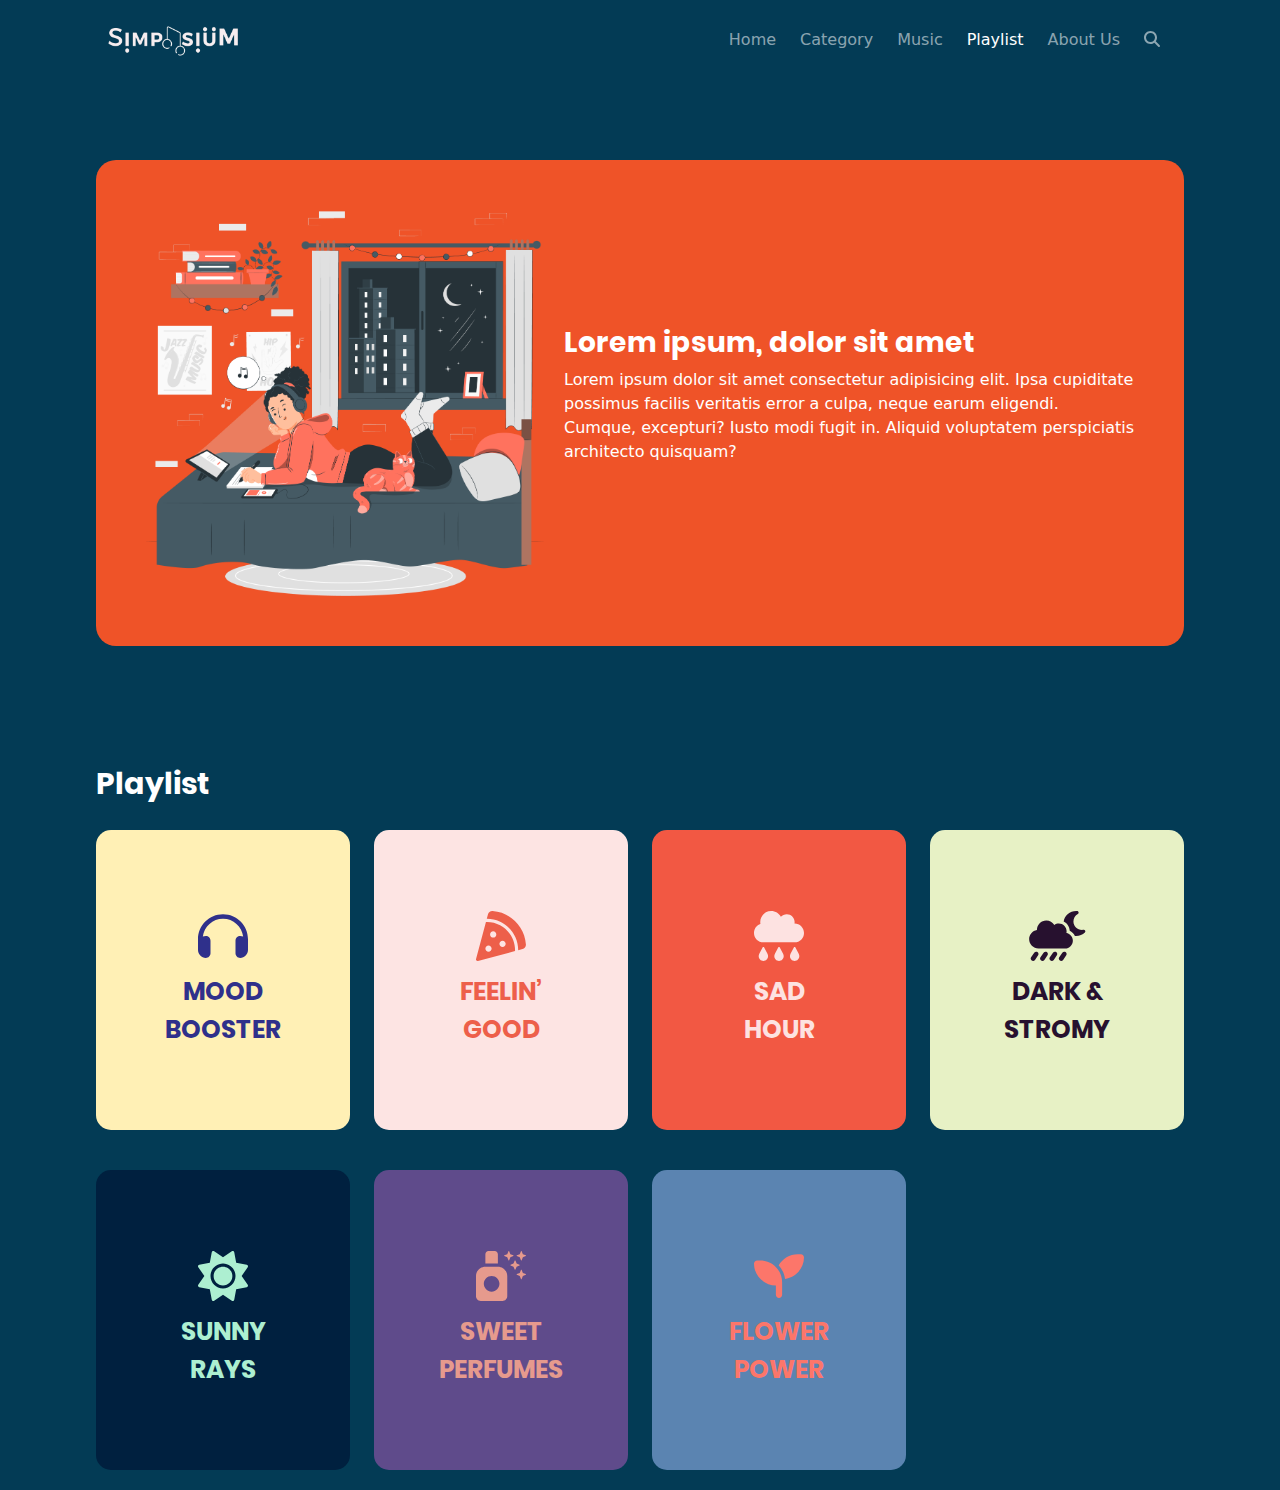
<file: playlist.html>
<!DOCTYPE html>
<html lang="en">
<head>
    <meta charset="UTF-8">
    <meta http-equiv="X-UA-Compatible" content="IE=edge">
    <meta name="viewport" content="width=device-width, initial-scale=1.0">
    <meta name="google" content="notranslate">
    <title>Document</title>
    <link rel="stylesheet" href="css/style.css">
    <link rel="stylesheet" href="css/bootstrap.min.css">
    <link rel="stylesheet" href="https://cdnjs.cloudflare.com/ajax/libs/OwlCarousel2/2.3.4/assets/owl.carousel.min.css" integrity="sha512-tS3S5qG0BlhnQROyJXvNjeEM4UpMXHrQfTGmbQ1gKmelCxlSEBUaxhRBj/EFTzpbP4RVSrpEikbmdJobCvhE3g==" crossorigin="anonymous" referrerpolicy="no-referrer" />
    <link rel="stylesheet" href="https://cdnjs.cloudflare.com/ajax/libs/animate.css/4.1.1/animate.min.css" integrity="sha512-c42qTSw/wPZ3/5LBzD+Bw5f7bSF2oxou6wEb+I/lqeaKV5FDIfMvvRp772y4jcJLKuGUOpbJMdg/BTl50fJYAw==" crossorigin="anonymous" referrerpolicy="no-referrer" />
    <link rel="stylesheet" href="https://cdnjs.cloudflare.com/ajax/libs/OwlCarousel2/2.3.4/assets/owl.theme.default.min.css" integrity="sha512-sMXtMNL1zRzolHYKEujM2AqCLUR9F2C4/05cdbxjjLSRvMQIciEPCQZo++nk7go3BtSuK9kfa/s+a4f4i5pLkw==" crossorigin="anonymous" referrerpolicy="no-referrer" />
</head>
<body>
    

<!-- navbar -->
<nav class="navbar navbar-expand-lg navbar-dark navbar-blue">
    <div class="container-fluid">
        <a style="margin: 0 !important;" class="navbar-brand" href="#">
            <img src="image/logo.png" alt="" width="130">
          </a>
        <div class="bg-navbar-respon">
            <div class="nav-link none-desktop button-open-text" data-bs-toggle="offcanvas" data-bs-target="#offcanvasTop1" aria-controls="offcanvasTop">
              <i class="fa-solid fa-magnifying-glass icon-hm2"></i>
            </div>
            <!-- <a class="navbar-toggler" type="button" data-bs-toggle="collapse" data-bs-target="#navbarNav" aria-controls="navbarNav" aria-expanded="false" aria-label="Toggle navigation">
                <span class="navbar-toggler-icon"></span>
            </button> -->
            
            <div class="bg-more" data-bs-toggle="collapse" data-bs-target="#navbarNav" aria-controls="navbarNav" aria-expanded="false" aria-label="Toggle navigation">
                <i class="fa-solid fa-bars icon-hm"></i>
            </div>

        </div>
      <div class="collapse navbar-collapse justify-content-end" id="navbarNav">
        <ul class="navbar-nav">
          <li class="nav-item">
            <a class="nav-link" aria-current="page" href="index.html">Home</a>
          </li>
          <li class="nav-item">
            <a class="nav-link" href="category.html">Category</a>
          </li>
          <li class="nav-item">
            <a class="nav-link" href="music.html">Music</a>
          </li>
          <li class="nav-item">
            <a class="nav-link active" href="playlist.html">Playlist</a>
          </li>
          <li class="nav-item">
            <a class="nav-link" href="aboutus.html">About Us</a>
          </li>
          <li class="nav-item">
            <div class="nav-link block-desktop" data-bs-toggle="offcanvas" data-bs-target="#offcanvasTop1" aria-controls="offcanvasTop" style="cursor:pointer;"><i class="fa-solid fa-magnifying-glass"></i></div>
          </li>
        </ul>
      </div>
    </div>
  </nav>
<!-- navbar -->
<!-- content -->
<!-- playlist -->
<div class="content-playlist">
  <div class="content-bg-playlist">
    <div class="image-playlist-page">
      <img src="image/pana.png" alt="">
    </div>
    <div class="text-playlist-page">
      <h3>Lorem ipsum, dolor sit amet</h3>
      <p>Lorem ipsum dolor sit amet consectetur adipisicing elit. Ipsa cupiditate possimus facilis veritatis error a culpa, neque earum eligendi. Cumque, excepturi? Iusto modi fugit in. Aliquid voluptatem perspiciatis architecto quisquam?</p>
    </div>
  </div>
</div>
<!-- close playlist -->
<!-- list playlist -->
<div class="bg-playlist bg-playlist2">
  <div class="playlist">
    <div class="title-list-play">
      <h3>Playlist</h3>
    </div>
      <div class="item">
          <div class="row">
              <div class="col-lg-3 col-md-6">
                  <a href="playlist.html" class="item-playlist-d">
                      <div class="item-playlist">
                          <div class="item-in-playlist">
                              <i class="fa-solid fa-headphones icon-playlist"></i>
                              <p>MOOD <br> BOOSTER</p>
                          </div>
                      </div>
                  </a>
              </div>
              <div class="col-lg-3 col-md-6">
                  <a href="playlist.html" class="item-playlist-d">
                      <div class="item-playlist item-playlist2">
                          <div class="item-in-playlist">
                              <i class="fa-solid fa-pizza-slice icon-playlist"></i>
                              <p>FEELIN’ <br> GOOD</p>
                          </div>
                      </div>
                  </a>
              </div>
              <div class="col-lg-3 col-md-6">
                  <a href="playlist.html" class="item-playlist-d">
                      <div class="item-playlist item-playlist3">
                          <div class="item-in-playlist">
                              <i class="fa-solid fa-cloud-rain icon-playlist"></i>
                              <p>SAD <br> HOUR</p>
                          </div>
                      </div>
                  </a>
              </div>
              <div class="col-lg-3 col-md-6">
                  <a href="playlist.html" class="item-playlist-d">
                      <div class="item-playlist item-playlist4">
                          <div class="item-in-playlist">
                              <i class="fa-solid fa-cloud-moon-rain icon-playlist"></i>
                              <p>DARK & <br> STROMY</p>
                          </div>
                      </div>
                  </a>
              </div>
              <div class="col-lg-3 col-md-6">
                <a href="playlist.html" class="item-playlist-d">
                    <div class="item-playlist item-playlist5">
                        <div class="item-in-playlist">
                            <i class="fa-solid fa-sun icon-playlist"></i>
                            <p>SUNNY <br> RAYS</p>
                        </div>
                    </div>
                </a>
              </div>
              <div class="col-lg-3 col-md-6">
                <a href="playlist.html" class="item-playlist-d">
                    <div class="item-playlist item-playlist6">
                        <div class="item-in-playlist">
                            <i class="fa-solid fa-spray-can-sparkles icon-playlist"></i>
                            <p>SWEET <br> PERFUMES</p>
                        </div>
                    </div>
                </a>
              </div>
              <div class="col-lg-3 col-md-6">
                <a href="playlist.html" class="item-playlist-d">
                    <div class="item-playlist item-playlist7">
                        <div class="item-in-playlist">
                            <i class="fa-solid fa-seedling icon-playlist"></i>
                            <p>FLOWER <br> POWER</p>
                        </div>
                    </div>
                </a>
              </div>
          </div>
      </div>
    </div>
</div>
<!-- close list playlist -->
<!-- close content -->
<!-- search desktop -->
<div class="offcanvas offcanvas-top off-mobile" tabindex="-1" id="offcanvasTop1" aria-labelledby="offcanvasTopLabe" style="height: 100%;">
  <div class="offcanvas-header bg-search-new">
    <div class="respon" id="respon">
      <!-- tambah width 50% -->
        <div class="search" style="width: 100%;">
          <input id="autoText" class="autoText" type="text"  placeholder="Search" style="width: 100%;" />
          <div class="button-search">
            <i class="fas fa-search icon-search"></i>
          </div>
        </div>
      <button type="button" class="btn-close text-reset" data-bs-dismiss="offcanvas" style="margin: auto;" aria-label="Close" onclick="document.getElementById('autoText').value = ''"></button>
    </div>
  </div>
  <div class="offcanvas-body-1">
    <div class="fav-item-search">
      
    </div>
  </div>
</div>
<!-- tutup search desktop -->








<script src="js/all.js"></script>
<script src="js/bootstrap.js"></script>
<script src="js/jquery-3.6.0.min.js"></script>
<script src="https://cdnjs.cloudflare.com/ajax/libs/OwlCarousel2/2.3.4/owl.carousel.min.js" integrity="sha512-bPs7Ae6pVvhOSiIcyUClR7/q2OAsRiovw4vAkX+zJbw3ShAeeqezq50RIIcIURq7Oa20rW2n2q+fyXBNcU9lrw==" crossorigin="anonymous" referrerpolicy="no-referrer"></script>
<script src="js/slider.js"></script>
<script>
    const selectButton = document.querySelector('.button-open-text');
    const autoText = document.querySelector('.autoText');

  selectButton.addEventListener('click', function(){
        autoText.focus();
        autoText.select();
  });
</script>
<script>
    let progress = document.getElementById("progress");
    let audio = document.getElementById("audio");
    let ctrlIcon = document.getElementById("ctrlIcon");

    audio.onloadedmetadata = function(){
        progress.max = audio.duration;
        progress.value = audio.currentTime;
    }

    function playPause(){
        if(ctrlIcon.classList.contains("fa-play")){
            audio.pause();
            ctrlIcon.classList.remove("fa-play");
            ctrlIcon.classList.add("fa-pause");
        }else{
            audio.play();
            ctrlIcon.classList.add("fa-play");
            ctrlIcon.classList.remove("fa-pause");
        }
    }

    function musicOn(){
        audio.play();
        if(audio.play()){
            setInterval(() => {
                progress.value = audio.currentTime;
            }, 500);
        }
        document.getElementById("music-play").style.display = "block";
    }


    progress.onchange = function(){
        audio.play();
        audio.currentTime = progress.value;
        ctrlIcon.classList.add("fa-pause");
        ctrlIcon.classList.remove("fa-play");
    }
</script>
</body>
</html>
</file>
<file: css/style.css>
@font-face{
    font-family: 'poppins';
    src: url('../font/poppins/Poppins-Regular.ttf');
    src: url('../font/poppins/Poppins-Regular.ttf') format('ttf'),
        url('../font/poppins/Poppins-Regular.ttf') format('truetype');
  }

  @font-face{
    font-family: 'poppins-bold';
    src: url('../font/poppins/Poppins-Bold.ttf');
    src: url('../font/poppins/Poppins-Bold.ttf') format('ttf'),
        url('../font/poppins/Poppins-Bold.ttf') format('truetype');
  }


*{
    margin: 0;
    padding: 0;
}

body{
    background-color: #FF5F1F !important;
    font-family: 'poppins';
}

/* navbar */
.navbar{
    position: absolute !important;
    z-index: 99;
    width: 100%;
    background-color: transparent !important;
}

.navbar-fix{
    position: fixed !important;
    background-color: #EF5328 !important;
}

.navbar-blue{
    background-color: #033B55 !important;
}

.container-fluid{
    width: 85% !important;
    display: flex !important;
    margin: auto;
    justify-content: space-between !important;
}

.nav-link{
    padding: 0 12px !important;
}

.navbar-collapse{
    padding: 20px 0;
}

.bg-navbar-respon{
    display: flex;
}

.none-desktop{
    display: none !important;
    color: white !important;
    margin: 5px 10px;
}

.bg-navbar-respon button{
    border: none !important;
}

/* hamburger menu animation */
.bg-more{
    display: none;
    margin: auto;
    padding: 0 0 0 10px;
}

.icon-hm{
    font-size: 25px;
    color: white;
    cursor: pointer;
}

.icon-hm2{
    font-size: 20px;
    color: white;
    cursor: pointer;
}



/* search */
.search-2, .search-3{
    display: flex;
    width: auto;
    position: relative;
}

.search{
    display: flex;
    width: auto;
    position: relative;
}

.search input, .search-2 input, .search-3 input{
    border-radius: 30px;
    padding: 5px 13px;
    outline: none;
    padding-right: 45px;
    border: none;
    background-color: rgb(228, 228, 228);
}

.search-3 input{
    border-radius: 30px;
    padding: 5px 13px;
    outline: none;
    padding-right: 45px;
    border: none;
    background-color: rgb(228, 228, 228);
    width: 100%;
}

.button-search{
    position: absolute;
    right: 0;
    height: 100%;
    display: flex;
    width: 45px;
}

.icon-search{
    margin: auto;
    cursor: pointer;
    font-size: 20px;
}

.respon-nav{
    position: absolute;
    right: 0;
}

.active-down{
    z-index: 99999 !important;
}

.respon{
    display: flex;
    width: 80%;
    margin: auto;
}





/* slider */
.carousel-item{
    background-color: #EF5328 !important;
    width: 100%;
    height: 100vh;
    display: flex;
}

.bg-slider{
    display: flex;
    width: 80%;
    margin: auto;
    height: 100vh;
}

.text-slider{
    width: 60%;
    margin: auto;
    padding: 0 10% 0 0;
    color: white;
}

.text-slider h1{
    font-family: 'poppins-bold';
}

.image-slider{
    margin: auto;
}

.image-slider img{
    max-width: 400px;
    width: 100%;
}

.carousel-indicators button{
    width: 15px !important;
    height: 15px !important;
    border-radius: 100%;
    border: 2px solid white !important;
    background-color: transparent !important;
}

.carousel-indicators .active{
    background-color: white !important;
}

.button-slider a{
    background-color: #033B55;
    color: white;
    padding: 7px 40px 9px 40px;
    border-radius: 18px;
    text-decoration: none;
    transition: 0.3s;
}

.button-slider a:hover{
    background-color: #032f44;
    color: white;
}



/* genre */
.genre{
    width: 100%;
    height: 100vh;
    background-color: #033B55;
}

.bg-genre{
    width: 85%;
    margin: auto;
    display: flex;
    height: 100vh;
}

.content-genre{
    margin: auto;
    width: 100%;
    color: white;
}

.content-genre h3{
    font-family: 'poppins-bold';
}



/* slider */
.item-slider{
    width: 220px;
    background-color: white;
    border-radius: 13px;
    display: flex;
    flex-direction: column;
    border: 3px solid #EF5328;
    color: #EF5328;
    text-decoration: none;
    transition: 0.5s;
}

.bg-image-slider{
    max-width: 200px;
    width: 100%;
    padding: 30px 20px 30px 20px;
    margin: auto;
}

.item-slider img{
    width: 120px;
    border-radius: 14px 14px 14px 14px;
    transition: 0.5s;
}

.item-slider h3{
    text-align: center;
    padding-bottom: 15px;
    font-family: 'poppins-bold';
}

.item-slider:hover{
    background-color: #EF5328;
    color: white;
}

.item-slider:hover img{
    transform: rotate(11deg);
}



/* top five */
.topfive{
    width: 100%;
    color: white;
    min-height: 100vh;
    display: flex;
    padding-bottom: 60px;
}

.item-song{
    text-decoration: none;
    color: white;
    padding: 10px 0;
    display: flex;
    justify-content: space-between;
    transition: 0.2s;
    cursor: pointer;
}

.item-song:hover{
    color: white;
}

.bg-topfive{
    width: 85%;
    display: flex;
    margin: auto;
    flex-direction: column;
}

.text-top{
    display: flex;
    justify-content: space-between;
    width: 100%;
    padding: 60px 0 40px 0;
}

.body-top{
    display: flex;
}

.topfive-real{
    margin: auto;
}

.text-top h3{
    font-family: 'poppins-bold';
}

.img-top{
    width: 50%;
}

.img-top img{
    max-width: 500px;
    width: 100%;
}

.in-number{
    width: 50px;
}

.item-five{
    width: 100%;
    max-width: 450px;
    background-color: #033B55;
    padding: 10px 0;
    border-radius: 15px;
}

.item-song:hover{
    background-color: #043042;
}

.text-five{
    text-align: center;
    padding: 20px;
    font-family: 'poppins-bold';
}

.image-top{
    max-width: 48px;
    max-height: 48px;
    width: 100%;
    border-radius: 5px;
}

.item-song{
    display: flex;
    font-family: 'poppins';
}

.item-song p{
    padding: 0 20px;
}

.text-item-song p{
    padding: 0;
    margin: 0;
}

.text-item-song{
    width: 200px;
}

.text-item-song{
    padding: 0 20px;
}

.text-listen p{
    font-size: 11px;
    margin: 0;
    color: rgb(161, 161, 161);
}

.text-item-song :nth-child(1){
    font-family: 'poppins-bold';
    padding-bottom: 8px;
    font-size: 15px;
    overflow: hidden; 
    white-space: nowrap; 
    text-overflow: ellipsis; 
    max-width: 200px;
}

.text-item-song :nth-child(2){
    overflow: hidden; 
    white-space: nowrap; 
    text-overflow: ellipsis; 
    font-size: 11px;
    color: rgb(204, 204, 204);
}



/* playlist */
.bg-playlist{
    background-color: #033B55;
    display: flex;
    min-height: 100vh;
}

.bg-playlist2{
    min-height: auto;
}

.text-playlist h3{
    color: white;
    font-family: 'poppins-bold';
    padding: 100px 0 0 0;
}

.playlist{
    width: 85%;
    margin: auto;
}

.item-playlist-d{
    text-decoration: none;
    color: #2F308B;
}

.item-playlist{
    background-color: #FFF0B5;
    border-radius: 15px;
    color: #2F308B;
    text-align: center;
    font-size: 20px;
    height: 300px;
    display: flex;
    flex-direction: column;
    margin: 20px 0;
    transition: 0.3s;
}

.item-playlist:hover .icon-playlist{
    font-size: 80px;
}

.item-playlist2{
    background-color: #FDE4E3 !important;
    color: #ED5F4A !important;
}

.item-playlist3{
    background-color: #F25843 !important;
    color: #FDE2E1 !important;
}

.item-playlist4{
    background-color: #E7F1C5 !important;
    color: #27112F !important;
}

.item-playlist5{
    background-color: #00203FFF !important;
    color: #ADEFD1FF !important;
}

.item-playlist6{
    background-color: #5F4B8BFF !important;
    color: #E69A8DFF !important;
}

.item-playlist7{
    background-color: #5B84B1FF !important;
    color: #FC766AFF !important;
}

.item-in-playlist{
    margin: auto;
}

.icon-playlist{
    font-size: 50px;
    margin: auto;
    padding-bottom: 10px;
    transition: 0.3s;
}

.item-playlist p{
    margin: auto;
    font-family: 'poppins-bold';
    font-size: 25px;
}

.button-hover1{
    display: flex;
}

.button-hover1 a{
    margin: auto;
    background-color: #EF5328 !important;
}

.button-hover1 a:hover{
    background-color: #ce4924 !important;
}

.title-list-play h3{
    font-family: 'poppins-bold';
    font-size: 30px;
    color: white;
}




/* band */
.bg-band{
    width: 100%;
    min-height: 100vh;
    display: flex;
}

.band{
    display: flex;
    width: 85%;
    display: flex;
    margin: auto;
}

.bg-item-band{
    display: flex;
    width: 40%;
}

.item-band{
    background-color: white;
    height: fit-content;
    padding: 30px 50px 30px 30px;
    border-radius: 15px;
    margin: auto;
}

.logo2 img{
    max-width: 150px;
    padding-bottom: 15px;
}

.item-band h3{
    max-width: 280px;
    font-family: 'poppins-bold';
    font-size: 30px;
    color: #033B55;
}

.image-band img{
    max-width: 800px;
    width: 100%;
    padding: 20px;
}




/* scrolling logo */




/* footer */
footer{
    background-color: #f8f8f8;
    display: flex;
}

.bg-footer{
    display: flex;
    flex-wrap: wrap;
    width: 85%;
    margin: auto;
    padding: 80px 10px 10px 10px;
}

.item-footer{
    margin-top: 20px;
    width: 25%;
}

.item-footer h3{
    font-size: 13px;
}

.item-footer a{
    text-decoration: none;
}

.item-footer a:hover{
    color: rgb(180, 180, 180);
}

.item-footer a{
    font-size: 11px;
    color: #332f2f;
}

.footer-text{
    font-size: 12px;
    max-width: 300px;
}

.social-media-footer{
    width: 120px;
    display: flex;
    justify-content: space-between;
}

.icon-footer-3{
    font-size: 20px;
    color: #332f2f;
}

.real-footer{
    display: flex;
    flex-direction: column;
    width: 100%;
}

.real-footer p{
    font-size: 12px;
    margin: auto;
    padding: 10px 10px 150px 10px;
}

.more-payment{
    display: none;
}

.more-payment h3{
    padding: 10px 0;
    font-size: 18px;
}

.more-payment img{
    max-width: 100%;
}

.logo-footer{
    max-width: 150px;
}



/* ====================================== */
/* page category */
.bg-content-music{
    width: 100%;
    min-height: 100vh;
}

.content-music{
    width: 70%;
    height: fit-content;
    margin-left: auto;
    display: flex;
    padding-right: 8%;
    padding-top: 50px;
    background-color: #033B55;
}

.menu-left-music{
    width: 30%;
    height: 100vh;
    position: fixed;
    padding: 50px 20px 0 8%;
    display: flex;
    flex-direction: column;
    background-color: #033B55;
}

.menu-left-music p{
    color: white;
    font-size: 20px;
    font-family: 'poppins-bold';
    margin: 0;
}

.menutop-genre{
    display: none;
    width: 85%;
    background-color: #EF5328;
}

.item-band-music{
    margin: 0 !important;
    padding: 0 !important;
}

.item-band-music a{
    text-decoration: none;
    color: white;
}

.active-menu{
    background-color: #032F44;
}

.bg-music-band{
    padding: 10px 20px;
    border-radius: 100px;
    border: 1px solid #032F44;
}

.item-band-music a:hover{
    color: white;
}

.item-band-music h3{
    font-size: 15px;
    margin: 0;
}

.owl-dots{
    display: none;
}

.garis-music{
    border: 2px solid white;
}

.menu-left-music a{
    text-decoration: none;
    font-size: 19px;
    font-family: 'poppins';
    padding-left: 20px;
    padding: 5px 0 5px 20px;
    color: white;
}

.menu-left-music a:hover{
    color: white;
    background-color: #032f44;
}

.more-menu-music{
    width: 90%;
    height: 200px;
    background-image: url('../image/background3.jpg');
    background-repeat: no-repeat;
    background-size: cover;
    border-radius: 20px;
    margin: 10px 0 0 20px;
    display: flex;
}

.more-menu-music p{
    margin: auto;
}

.bg-content-fix{
    margin-top: 100px;
    width: 100%;
}

.bg-content-fix h1{
    font-family: 'poppins-bold';
    color: white;
    padding-bottom: 10px;
}

.bg-content-fix a{
    text-decoration: none;
    color: black;
    margin: 10px;
}

.bg-content-fix a:hover{
    color: black;
}

.bg-content-fix p{
    font-family: 'poppins-bold';
    margin: 0;
    padding: 10px 0;
}

.item-music{
    background-color: white;
    /* width: fit-content; */
    padding: 10px;
    border-radius: 10px;
    margin: auto;
    display: flex;
    width: 200px;
}

.item-music-in{
    margin: auto;
}

.item-music img{
    max-width: 300px;
    width: 100%;
    border-radius: 10px;
}

.a-active{
    background-color: #EF5328;
    border-radius: 100px;
}

.a-active:hover{
    background-color: #EF5328 !important;
    border-radius: 100px !important;
}

.menutop-genre{
    display: flex;
}

.title-music-band .card-title{
    white-space: nowrap;
    overflow: hidden;
    text-overflow: ellipsis; 
    max-width: 200px;
    font-size: 15px;
}

.title-music-band p{
    white-space: nowrap;
    overflow: hidden;
    text-overflow: ellipsis; 
    max-width: 200px;
    font-size: 10px;
}


/* Mac page */
.card-mac{
    width: 100%;
    display: flex;
    flex-direction: column;
}

.new-list{
    flex-direction: column;
    display: flex;
    width: 100% !important;
    margin: auto;
    padding-bottom: 100px;
}

.more-list{
    flex-direction: row;
}

.more-list a{
    padding: 10px;
    margin: 0;
    border: none;
    color: #b1b1b1;
    width: fit-content;
}

.in-content-all{
    padding-right: 0 !important;
}


.more-list a:hover{
    background-color: transparent;
}

.more-list a:focus{
    background-color: transparent;
    color: black;
}

.desc-card h3{
    font-family: 'poppins-bold';
    color: white;
    margin: auto;
    padding: 10px;
}

.js-center{
    text-align: center;
    margin: auto;
    width: auto;
}

.more-list .active{
    background-color: white;
    color: black;
    transform: none;
}

/* card item */
.bg-card-item2{
    width: 100%;
    display: flex !important;
    flex-wrap: wrap;
}

.card-img-top{
    max-width: 250px;
    margin: auto;
    padding: 20px;
}

.w{
    display: flex;
    flex-wrap: wrap;
    width: 100%;
}

.bg-w{
    cursor: pointer;
    /* margin: auto; */
    padding: 10px;
    width: 25%;
}

.bg-w a{
    text-decoration: none;
    color: black;
    font-family: 'poppins-bold';
}

.bg-w a:hover{
    color: black;
}

.card-body a{
    background-color: black;
    border: 1px solid black;
    text-decoration: none;
    padding: 5px 30px 7px 30px;
    border-radius: 10px;
    color: white;
    transition: 0.3s;
}

.card-body a:hover{
    background-color: white;
    color: black;
    border: 1px solid black;
}

.carousel-item-comment{
    height: 100px;
}


/* ==================================== */
/* detail band */
.bg-detail{
    width: 100%;
}

.bg-image-background{
    width: 100%;
    height: 300px;
    background-image: linear-gradient(to bottom, rgba(255, 255, 255, 0), rgba(0, 0, 0, 0.849)), url('../image/background2.jpg');
    background-size: cover;
    background-repeat: no-repeat;
    background-position: center;
    position: relative;
    border-radius: 20px;
}

.back-button{
    padding: 10px;
}

.back-button button{
    padding: 5px 25px;
    border-radius: 20px;
    background-color: white;
}

.text-background{
    width: 100%;
    padding: 20px;
    position: absolute;bottom: 0;
    display: flex;
    justify-content: space-between;
    color: white;
    /* background-color: #032F44; */
    opacity: 0.9;
}

.bg-text-background{
    display: flex;
}

.text-background p{
    width: fit-content;
    margin: auto;
}

.text-background h1{
    white-space: nowrap;
    overflow: hidden;
    text-overflow: ellipsis;
    max-width: 80%;
    font-family: 'poppins-bold';
}


.font-check{
    font-size: 18px;
    color: #01ACED;
    border: 1px solid white;
    border-radius: 100%;
    background-color: white;
}



/* item songs */
.song-band{
    padding: 20px 30px;
    margin: 20px 0;
    background-color: #032F44;
    color: white;
}

.allsong-band{
    display: flex;
    margin: 50px 0;
    flex-direction: column;
}

.item-allsong-band{
    display: flex;
    width: 100%;
    cursor: pointer;
    padding: 5px 0;
    margin: 5px 0;
}

.nosong-band{
    width: 5%;
    display: flex;
}

.imagesong-band{
    width: 10%;
    display: flex;
    margin-right: 10px;
}

.imagesong-band img{
    width: 50px;
    height: 50px;
    padding: 1px;
}

.namesong-band{
    width: 65%;
    display: flex;
}

.title-song{
    width: 100%;
    margin: auto;
}

.listensong-band{
    width: 20%;
    display: flex;
}


.namesong-band p{
    white-space: nowrap;
    overflow: hidden;
    text-overflow: ellipsis; 
    max-width: 60%;
}


/* music list */
.music-list{
    width: 100%;
    background-color: #033B55;
    color: white;
}

.bg-music-list{
    width: 70%;
    padding-right: 8% !important;
    margin-left: auto;
    display: flex;
    padding: 50px 50px 120px 50px;
    flex-direction: column;
}

.bg-music-list h3{
    padding: 20px;
    font-family: 'poppins-bold';
}

.item-play-music{
    width: 100%;
    display: flex;
    cursor: pointer;
    padding: 10px 0;
    transition: 0.3s;
}

.item-play-music:hover{
    background-color: #032f44;
}

.no-list-music{
    width: 10%;
    display: flex;
}

.no-list-music p{
    margin: auto;
}

.image-list-music img{
    width: 50px;
    /* width: 100%; */
}

.name-list-music{
    width: 80%;
    padding-left: 20px;
    display: flex;
    flex-direction: column;
}

.name-list-music p{
    font-size: 15px;
    font-family: 'poppins-bold';
    margin: 0;
}

.name-list-music p:nth-child(1){ 
    max-width: 80%;
    white-space: nowrap;
    overflow: hidden;
    text-overflow: ellipsis;
}

.name-list-music p:nth-child(2){
    font-family: 'poppins';
    color: rgba(255, 255, 255, 0.764);
}

.listen-list-music{
    width: 10%;
    display: flex;
}

.listen-list-music p{
    margin: auto;
}


/* audio */
audio{
    position: fixed;
    margin: 20px;
    bottom: 0;
    display: none;
    z-index: 99;
}

.active-sound{
    display: block !important;
}


/* =================================== */
/* playlist */
.content-playlist{
    width: 100%;
    padding-top: 120px;
    background-color: #033B55;
    padding-bottom: 120px;
}

.content-bg-playlist{
    background-color: #EF5328;
    border-radius: 20px;
    width: 85%;
    margin: auto;
    padding: 50px;
    display: flex;
}

.image-playlist-page img{
    max-width: 400px;
    width: 100%;
}

.text-playlist-page{
    width: 60%;
    margin: auto;
    padding-left: 20px;
    color: white;
}

.text-playlist-page h3{
    font-family: 'poppins-bold';
}







/* music play */
.music-play{
    width: 100%;
    position: fixed;
    bottom: 0;
    background-color: #023046;
    z-index: 99;
    display: none;
}

.bg-music-play{
    width: 85%;
    display: flex;
    margin: auto;
    padding: 5px 0 20px 0;
    flex-direction: column;
}

#progress{
    -webkit-appearance: none;
    width: 100%;
    height: 5px;
    border-radius: 4px;
    cursor: pointer;
    margin: 5px 0 0 0;
}

#progress::-webkit-slider-thumb{
    -webkit-appearance: none;
    background-color: white;
    width: 3px;
    height: 3px;
    border-radius: 50%;
    border: 8px solid #fff;
}

.controls{
    width: 100%;
    display: flex;
}

.controls div{
    padding: 5px 0 10px 0;
    margin: 0 10px;
    font-size: 25px;
    color: white;
    cursor: pointer;
}

.bg-controls{
    width: 100%;
    justify-content: space-between;
    display: flex;
    padding: 10px 0 !important;
    margin: 0 !important;
}

.title-songs{
    padding: 0 !important;
    margin: 0 !important;
}

.title-songs h3{
    font-size: 20px;
    color: #8adaff;
}

.title-songs p{
    margin: 0;
    font-size: 12px;
    color: #3bafe0;
}

.double-icon{
    display: flex;
}







@media(max-width:990px){
    .band{
        flex-direction: column-reverse;
    }

    .bg-item-band, .item-band{
        width: 100%;
    }
}

@media(max-width:992px){
    .bg-more{
        display: block;
    }

    .none-desktop{
        display: block !important;
    }

    .block-desktop{
        display: none !important;
    }

    .nav-link{
        padding: 10px 0 !important;
    }

    .text-top{
        flex-direction: column;
    }

    .img-top{
        width: 100%;
        padding: 50px 20px;
        display: flex;
    }

    .img-top img{
        margin: auto;
    }

    .body-top{
        flex-direction: column;
    }

    .button-slider{
        padding: 10px 0;
    }
}


@media(max-width:454px){
    .text-item-song :nth-child(1){
        max-width: 115px;
    }

    .text-item-song :nth-child(2){
        max-width: 115px;
    }

    /* .listen-list-music{
        display: none;
    } */

    /* .name-list-music p:nth-child(1){ 
        max-width: 100%;
    } */
}

@media(max-width:480px){
    .listensong-band{
        display: none;
    }

    .namesong-band{
        width: 100%;
    }

    .namesong-band p{
        max-width: 100%;
        padding: 0 10px;
    }
}


@media(min-width:931px){
    .item-footer:nth-child(1){
        width: 400px;
    }

    .item-footer:nth-child(4){
        width: fit-content;
    }
}

@media(max-width:931px){
    .item-footer{
        width: 33.3%;
        margin-top: 20px;
    }
}

@media(max-width:600px){
    .item-footer{
        width: 50%;
        margin-top: 20px;
    }

    .imagesong-band img{
        width: 40px;
        height: 40px;
    }
}

@media(max-width:500px){
    .content-music{
        display: flex;
    }

    .item-footer{
        width: 100%;
        margin-top: 20px;
    }

    .card{
        display: flex;
        margin: auto;
    }

    .bg-detail, .for-detail{
        width: 100%;
        margin: 0 !important;
        padding: 0 !important;
    }

    .in-line-music{
        width: 100%;
        position: relative;
        height: 230px;
        display: flex;
        margin: auto;
    }

    .bg-image-background{
        height: 230px;
        border-radius: 0;
        background-color: red !important;
    }

    .detail-band-none{
        display: none !important;
    }

    .bg-music-list{
        width: 100%;
        padding: 0 0 0 0 !important;
        height: 100vh;
    }

    .listen-list-music p{
        /* padding: 0 20px 0 0; */
        font-size: 12px;
    }

    .name-list-music{
        width: 65%;
    }
}


@media(max-width:850px){
    .carousel-item{
        height: auto;
    }

    .carousel{
        height: max-content;
        padding-bottom: 100px;
    }

    .navbar-hm{
        display: block;
    }

    .menu-hm{
        display: none;
    }

    .logo{
        padding-left: 0;
    }

    .bg-slider{
        margin-top: 10%;
        flex-direction: column-reverse;
        height: max-content;
        /* background-color: red; */
    }

    .image-slider img{
        padding: 30px;
    }

    .text-slider{
        /* text-align: center; */
        width: 100%;
        padding: 0;
    }

    .nosong-band{
        display: none;
    }
}

@media(max-width:1285px){
    .content-music{
        margin-top: 0;
    }

    .slider{
        display: flex;
        margin: auto;
        width: 85%;
    }

    .menutop-genre{
        display: block;
        width: 100%;
        margin: auto;
        overflow-y: scroll;
        position: sticky;
        top: 0;
        z-index: 99;
        padding-bottom: 20px;
        padding-left: 10px;
        background-color: #EF5328;
    }

    .navbar{
        position: relative !important;
    }

    .content{
        padding-top: 0;
    }

    .menu-left-music{
        display: none;
    }

    .content-music{
        width: 100%;
        padding-left: 8%;
    }

    .bg-music-list{
        width: 100%;
        padding-left: 8%;
    }

    .content-playlist{
        padding-top: 80px;
    }
}

@media (max-width:850px){
    .bg-w{
        width: 33.3%;
    }
}

@media (max-width:700px){
    .bg-w{
        width: 50%;
    }
}

@media (max-width:460px){
    .bg-w{
        width: 100%;
    }

    .card-service{
        width: 100% !important;
    }

    .image-store img, .desc-store{
        padding: 10px 0;
    }
}

@media (max-width:805px){
    .content-bg-playlist{
        flex-direction: column;
        padding: 10px;
    }

    .image-playlist-page img{
        margin: auto;
        display: flex;
        margin-bottom: 50px;
        padding: 10px;
    }

    .text-playlist-page{
        width: 100%;
    }
}
</file>
